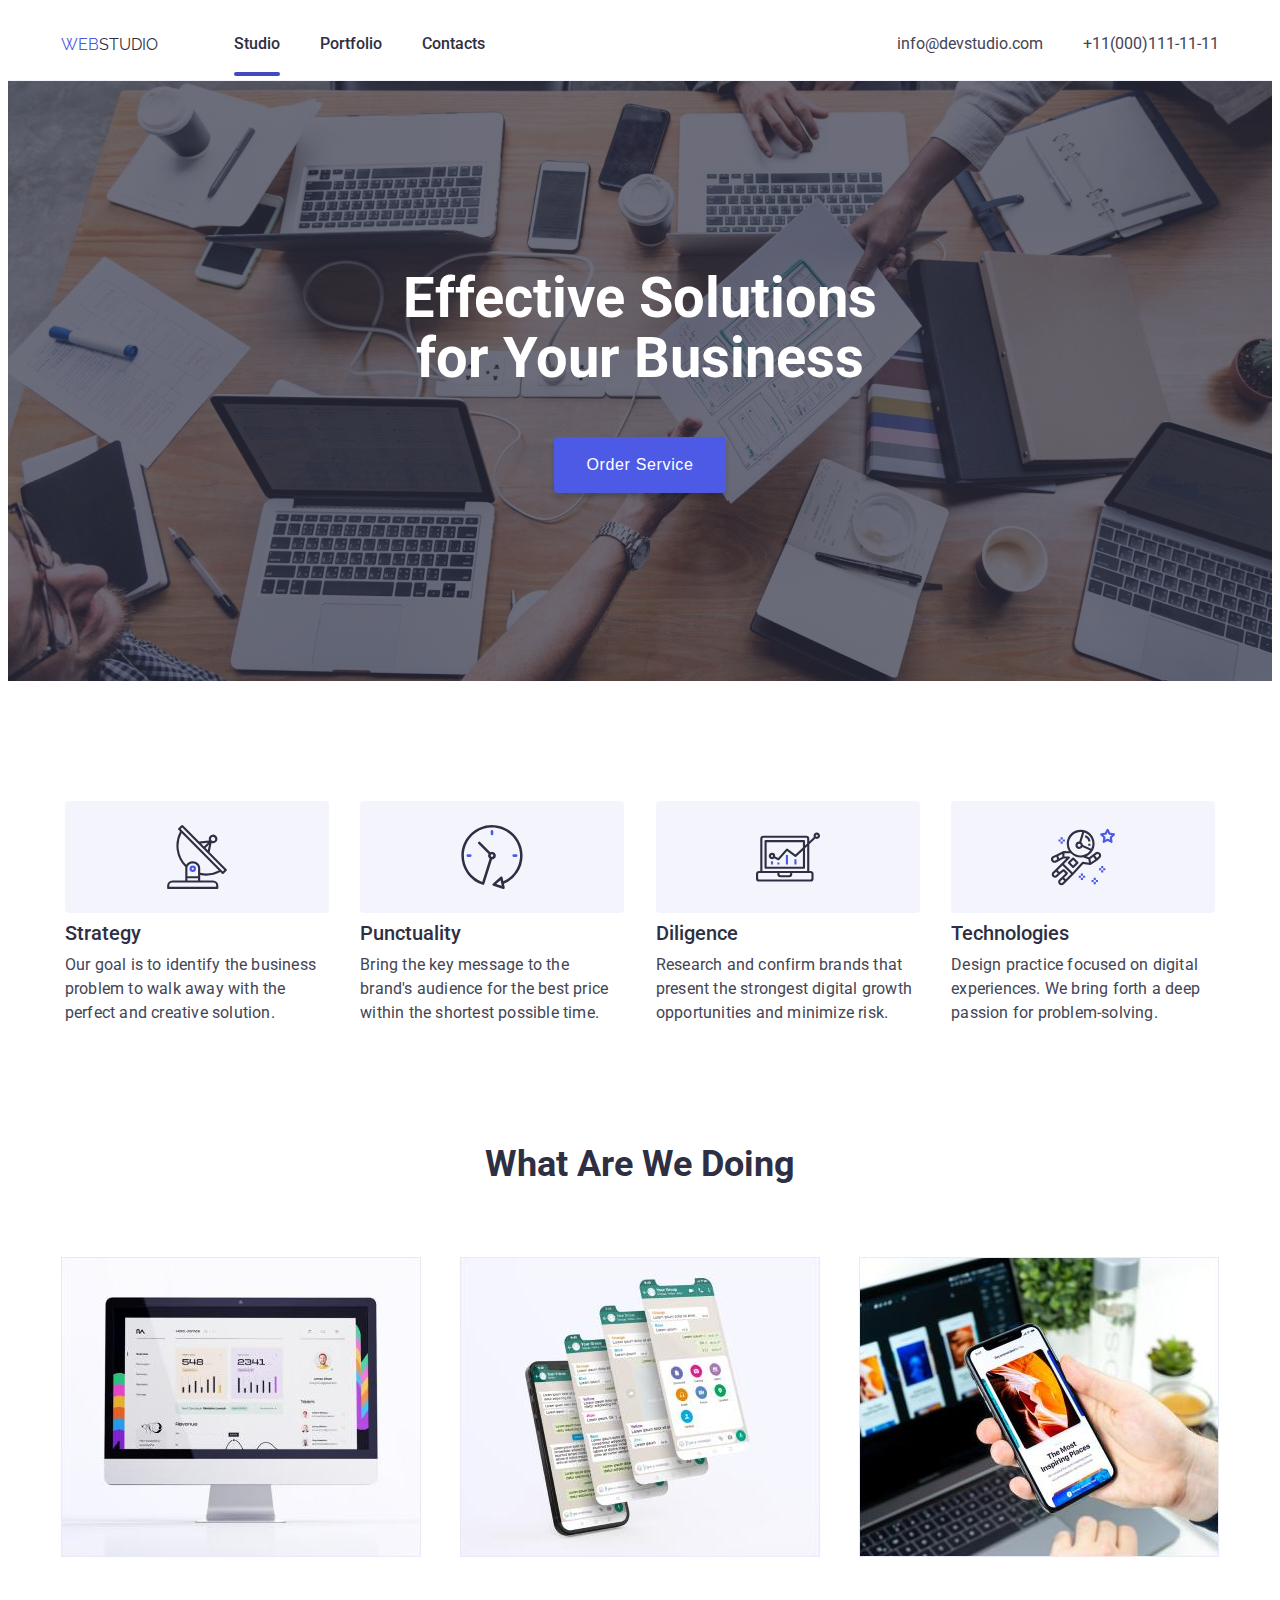
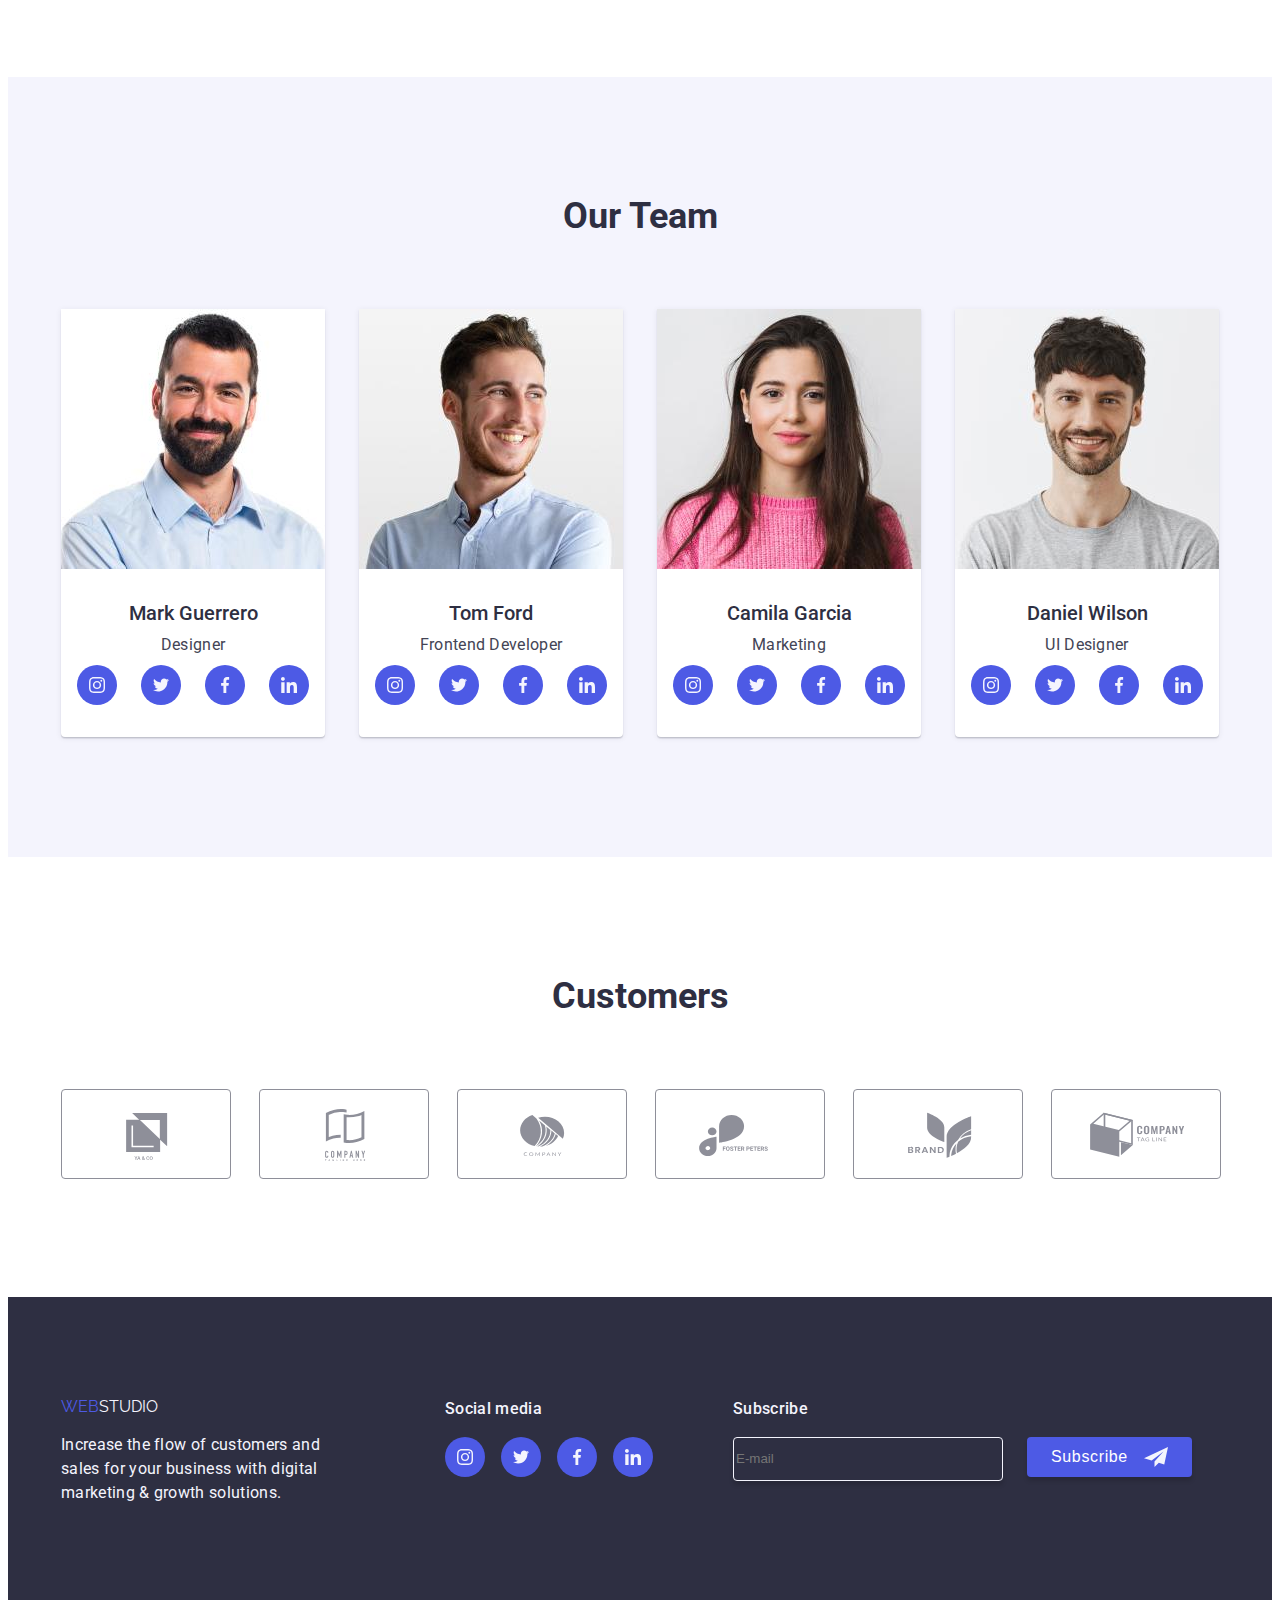
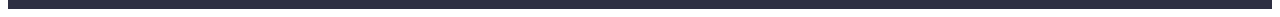
<file: index.html>
<!DOCTYPE html>
<html lang="en">
  <head>
    <meta charset="UTF-8" />
    <meta name="viewport" content="width=device-width, initial-scale=1.0" />
    <link
      rel="stylesheet"
      href="https://cdnjs.cloudflare.com/ajax/libs/modern-normalize/2.0.0/modern-normalize.css"
      integrity="sha512-gA2Bvu0/hw4oj0Lp8ZHjK+o3S4BE5m8d/wNVy6ktKLhHKPpWLQwv9ixzuWirWOakoJqlBdePq2NhoCaUOQ5npQ=="
      crossorigin="anonymous"
      referrerpolicy="no-referrer"
    />
    <link rel="stylesheet" href="./css/styles.css" />
    <title>Studio</title>
  </head>
  <body>
    <header>
      <div class="header-wrapper container">
          <a class="company-logo" href="/webstudio"
            ><span>WEB</span><span class="logo-part-lightbg">STUDIO</span></a
          >
          <nav class="site-links">
            <a class="site-link-current" href="./index.html">Studio</a>
            <a href="./portfolio.html">Portfolio</a>
            <a href="contacts">Contacts</a>
          </nav>
          <ul class="contact-links">
            <li><a href="mailto:info@devstudio.com">info@devstudio.com</a></li>
            <li><a href="tel:+11(000)111-11-11">+11(000)111-11-11</a></li>
          </ul>        
      </div>
    </header>    
      <main>
        <section class="main-title-bg">
          <div class="container hero">
          <h1 class="main-title">Effective Solutions for Your Business</h1>
          <button class="order-button" type="button" data-modal-open>Order Service</button>
          </div>
          <div class="modal is-hidden" data-modal>
            <div class="modal-body">
              <button class="modal-close" data-modal-close>
                <svg class="close-icon">
                  <use href="./images/icons.svg#icon-close-button-icon"></use>
                </svg>
              </button>
              
            </div>
          </div>
        </section>        
          <ul class="features container">
            <li class="feature-title">
              <div class="icons-wrapper">
                <svg class="features-icon">
                  <use href="./images/icons.svg#icon-antenna" width="64" height="64" viewBox="0 0 64 64"></use>
                </svg>
              </div>                
              <span>Strategy</span>
              <p class="description">
                Our goal is to identify the business problem to walk away with
                the perfect and creative solution.
              </p>                       
            </li>
            <li class="feature-title">
              <div class="icons-wrapper">
                <svg class="features-icon">
                  <use href="./images/icons.svg#icon-clock" width="64" height="64" viewBox="0 0 64 64"></use>
                </svg>
              </div>
              <span>Punctuality</span>
              <p class="description">
                Bring the key message to the brand's audience for the best price
                within the shortest possible time.
              </p>
            </li>
            <li class="feature-title">
              <div class="icons-wrapper">
                <svg class="features-icon">
                  <use href="./images/icons.svg#icon-diagram" width="64" height="64" viewBox="0 0 64 64"></use>
                </svg>
              </div>
              <span>Diligence</span>
              <p class="description">
                Research and confirm brands that present the strongest digital
                growth opportunities and minimize risk.
              </p>
            </li>
            <li class="feature-title">
              <div class="icons-wrapper">
                <svg class="features-icon">
                  <use href="./images/icons.svg#icon-astronaut" width="64" height="64" viewBox="0 0 64 64"></use>
                </svg>
              </div>
              <span>Technologies</span>
              <p class="description">
                Design practice focused on digital experiences. We bring forth a
                deep passion for problem-solving.
              </p>
            </li>
          </ul>
        

        <div class="section">
          <section>
            <div class="container">
            <h2 class="titles">What Are We Doing</h2>
            <ul class="capabilities">
              <li>
                <img
                  src="images/img1.jpg"
                  alt="computer that displays the website"
                  width="360"
                  height="300"
                />
              </li>
              <li>
                <img
                  src="images/img2.jpg"
                  alt="phone with several application pages"
                  width="360"
                  height="300"
                />
              </li>
              <li>
                <img
                  src="images/img3.jpg"
                  alt="hand holding phone and laptop in the background"
                  width="360"
                  height="300"
                />
              </li>
            </ul>
            </div>
          </section>
        </div>

        <div class="section light-bg">
          <section class="our-team container">
            <h2 class="titles">Our Team</h2>
            <ul class="team">
              <li>
                <figure>
                  <img
                    src="images/team1.jpg"
                    alt="a man with short dark hair and a beard"
                    width="264"
                    height="260"
                  />
                  <figcaption>
                    <p class="team-names">Mark Guerrero</p>
                    <span class="description"> Designer</span>
                    <div>
                      <ul class="sm-list">
                        <li class="circle">
                          <svg>
                            <use href="./images/icons.svg#icon-instagram" width="16" height="16" wievBox="0 0 16 16"></use>
                          </svg>
                        </li>
                        <li class="circle">
                          <svg>
                            <use href="./images/icons.svg#icon-twitter" width="16" height="16" wievBox="0 0 16 16"></use>
                          </svg>
                        </li>
                        <li class="circle">
                          <svg>
                            <use href="./images/icons.svg#icon-facebook" width="16" height="16" wievBox="0 0 16 16"></use>
                          </svg>
                        </li>
                        <li class="circle">
                          <svg>
                            <use href="./images/icons.svg#icon-linkedin" width="16" height="16" wievBox="0 0 16 16"></use>
                          </svg>
                        </li>
                      </ul>
                    </div>
                  </figcaption>
                </figure>
              </li>

              <li>
                <figure>
                  <img
                    src="images/team2.jpg"
                    alt="smiling young man with light stubble"
                    width="264"
                    height="260"
                  />
                  <figcaption>
                    <p class="team-names">Tom Ford</p>
                    <span class="description">Frontend Developer</span>
                    <div>
                      <ul class="sm-list">
                        <li class="circle">
                          <svg>
                            <use href="./images/icons.svg#icon-instagram" width="16" height="16" wievBox="0 0 16 16"></use>
                          </svg>
                        </li>
                        <li class="circle">
                          <svg>
                            <use href="./images/icons.svg#icon-twitter" width="16" height="16" wievBox="0 0 16 16"></use>
                          </svg>
                        </li>
                        <li class="circle">
                          <svg>
                            <use href="./images/icons.svg#icon-facebook" width="16" height="16" wievBox="0 0 16 16"></use>
                          </svg>
                        </li>
                        <li class="circle">
                          <svg>
                            <use href="./images/icons.svg#icon-linkedin" width="16" height="16" wievBox="0 0 16 16"></use>
                          </svg>
                        </li>
                      </ul>
                    </div>
                  </figcaption>
                </figure>
              </li>

              <li>
                <figure>
                  <img
                    src="images/team3.jpg"
                    alt="young woman with long dark hair"
                    width="264"
                    height="260"
                  />
                  <figcaption>
                    <p class="team-names">Camila Garcia</p>
                    <span class="description">Marketing</span>
                    <div>
                      <ul class="sm-list">
                        <li class="circle">
                          <svg>
                            <use href="./images/icons.svg#icon-instagram" width="16" height="16" wievBox="0 0 16 16"></use>
                          </svg>
                        </li>
                        <li class="circle">
                          <svg>
                            <use href="./images/icons.svg#icon-twitter" width="16" height="16" wievBox="0 0 16 16"></use>
                          </svg>
                        </li>
                        <li class="circle">
                          <svg>
                            <use href="./images/icons.svg#icon-facebook" width="16" height="16" wievBox="0 0 16 16"></use>
                          </svg>
                        </li>
                        <li class="circle">
                          <svg>
                            <use href="./images/icons.svg#icon-linkedin" width="16" height="16" wievBox="0 0 16 16"></use>
                          </svg>
                        </li>
                      </ul>
                    </div>
                  </figcaption>
                </figure>
              </li>

              <li>
                <figure>
                  <img
                    src="images/team4.jpg"
                    alt="a man with messy hair and short dark stubble"
                    width="264"
                    height="260"
                  />
                  <figcaption>
                    <p class="team-names">Daniel Wilson</p>
                    <span class="description">UI Designer</span>
                    <div>
                      <ul class="sm-list">
                        <li class="circle">
                          <svg>
                            <use href="./images/icons.svg#icon-instagram" width="16" height="16" wievBox="0 0 16 16"></use>
                          </svg>
                        </li>
                        <li class="circle">
                          <svg>
                            <use href="./images/icons.svg#icon-twitter" width="16" height="16" wievBox="0 0 16 16"></use>
                          </svg>
                        </li>
                        <li class="circle">
                          <svg>
                            <use href="./images/icons.svg#icon-facebook" width="16" height="16" wievBox="0 0 16 16"></use>
                          </svg>
                        </li>
                        <li class="circle">
                          <svg>
                            <use href="./images/icons.svg#icon-linkedin" width="16" height="16" wievBox="0 0 16 16"></use>
                          </svg>
                        </li>
                      </ul>
                    </div>
                  </figcaption>
                </figure>
              </li>
            </ul>
          </section>
        </div>

        <div class="section">
          <section class="container">
            <h2 class="titles">Customers</h2>
          <ul class="customers-list">
            <li class="customers-list-element">
              <svg class="customers-icon" width="168" height="88" viewBox="0 0 168 88">
                <use href="./images/icons.svg#icon-Client-1"></use>
              </svg>
            </li>
            <li class="customers-list-element">
              <svg class="customers-icon" width="168" height="88" viewBox="0 0 168 88">
                <use href="./images/icons.svg#icon-Client-2"></use>
              </svg>
            </li>
            <li class="customers-list-element">
              <svg class="customers-icon" width="168" height="88" viewBox="0 0 168 88">
                <use href="./images/icons.svg#icon-Client-3"></use>
              </svg> 
            </li>
            <li class="customers-list-element">
              <svg class="customers-icon" width="168" height="88" viewBox="0 0 168 88">
                <use href="./images/icons.svg#icon-Client-4"></use>
              </svg>
            </li>
            <li class="customers-list-element">
              <svg class="customers-icon" width="168" height="88" viewBox="0 0 168 88">
                <use href="./images/icons.svg#icon-Client-5"></use>
              </svg >
            </li>
            <li class="customers-list-element">
              <svg class="customers-icon" width="168" height="88" viewBox="0 0 168 88">
                <use href="./images/icons.svg#icon-Client-6"></use>
              </svg>
            </li>
          </ul>
          </section>
        </div>
      </main>
    
      <footer>
        <div class="footer-bg">
          <div class="footer-wraper container">
            <div class="footer-logo">
            <a class="company-logo" href="webstudio"
            ><span>WEB</span><span class="logo-part-darkbg">STUDIO</span></a
            >
            <p class="footer-description">
            Increase the flow of customers and sales for your business with
            digital marketing & growth solutions.
            </p>
            </div>
            <div class="footer-sm-wrapper">
              <h4 class="sm-title">Social media</h4>
              <ul class="footer-sm-list">
                        <li class="circle">
                          <svg>
                            <use href="./images/icons.svg#icon-instagram" width="16" height="16" wievBox="0 0 16 16"></use>
                          </svg>
                        </li>
                        <li class="circle">
                          <svg>
                            <use href="./images/icons.svg#icon-twitter" width="16" height="16" wievBox="0 0 16 16"></use>
                          </svg>
                        </li>
                        <li class="circle">
                          <svg>
                            <use href="./images/icons.svg#icon-facebook" width="16" height="16" wievBox="0 0 16 16"></use>
                          </svg>
                        </li>
                        <li class="circle">
                          <svg>
                            <use href="./images/icons.svg#icon-linkedin" width="16" height="16" wievBox="0 0 16 16"></use>
                          </svg>
                        </li>
              </ul>
            </div> 
            <div>
              <form class="footer-form" action="#" autocomplete="on">
               <div class="form-wrapper">
                <label class="footer-form-label">
                Subscribe
                <input type="email" name="email" placeholder="E-mail" required>
                </div>
                <div class="subscribe-button-wrapper">
                <button class="subscribe-button " type="submit">
                  <span>Subscribe</span>
                  <svg width="24" height="24" wievBox="0 0 24 24">
                    <use href="./images/icons.svg#icon-Frame"></use>
                  </svg>
                </button>
                </div>
               </label> 
              </form>
            </div>
          </div>
        </div>
      </footer>
    </div>
    <script src="./js/modal.js"></script>
  </body>
</html>
</file>
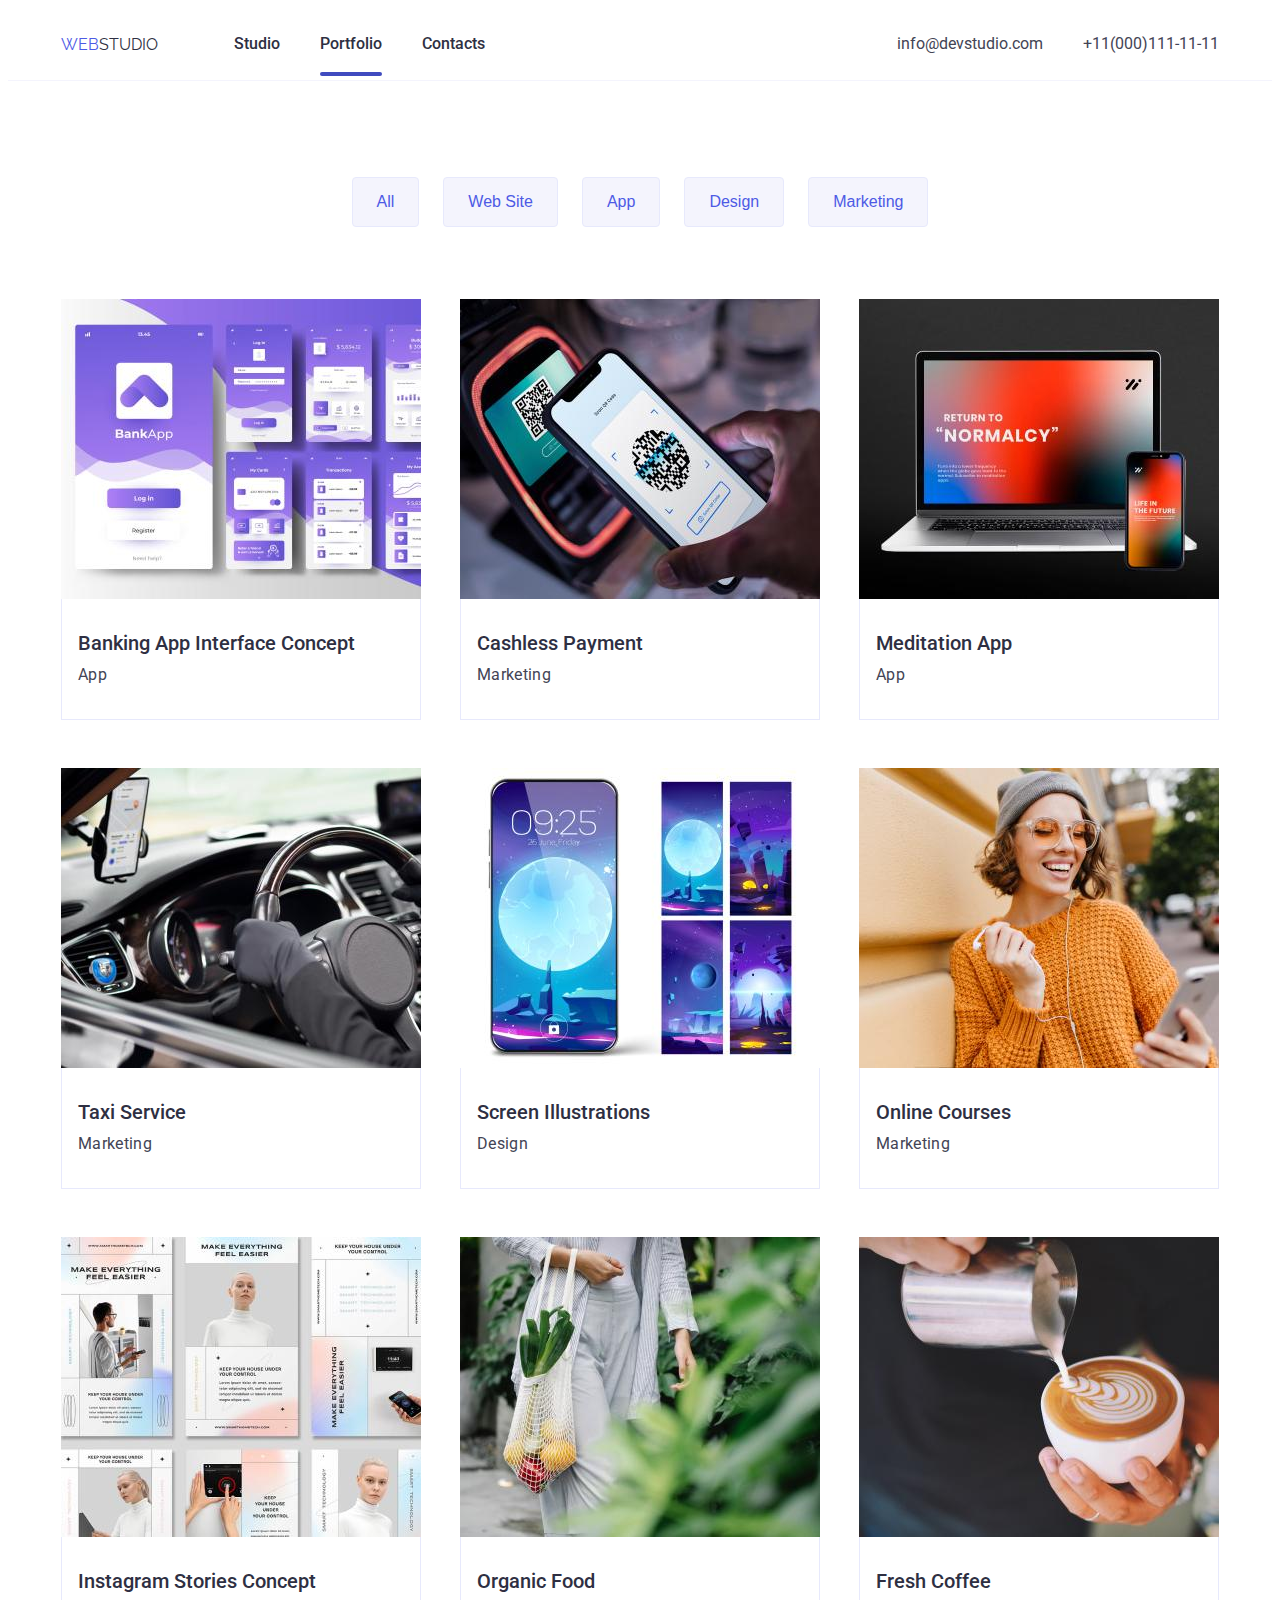
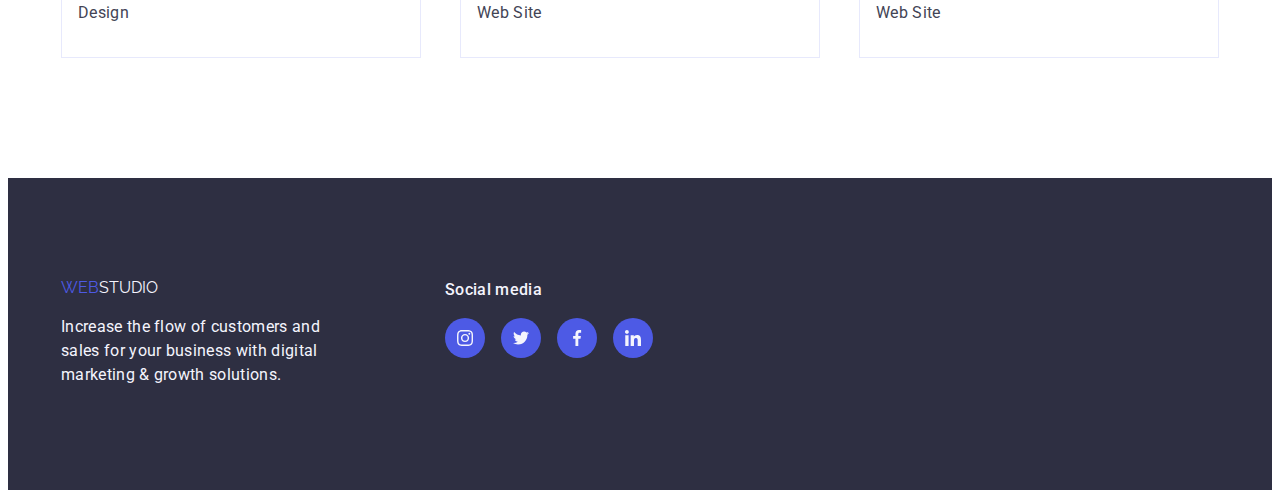
<file: portfolio.html>
<!DOCTYPE html>
<html lang="en">
  <head>
    <meta charset="UTF-8" />
    <meta name="viewport" content="width=device-width, initial-scale=1.0" />
    <link
      rel="stylesheet"
      href="https://cdnjs.cloudflare.com/ajax/libs/modern-normalize/2.0.0/modern-normalize.css"
      integrity="sha512-gA2Bvu0/hw4oj0Lp8ZHjK+o3S4BE5m8d/wNVy6ktKLhHKPpWLQwv9ixzuWirWOakoJqlBdePq2NhoCaUOQ5npQ=="
      crossorigin="anonymous"
      referrerpolicy="no-referrer"
    />
    <link rel="stylesheet" href="./css/styles.css" />
    <title>Portfolio</title>
  </head>
  <body>
    <header>
      <div class="header-wrapper container">
        <a class="company-logo" href="/webstudio"
          ><span>WEB</span><span class="logo-part-lightbg">STUDIO</span></a
        >
        <nav class="site-links">
          <a href="./index.html">Studio</a>
          <a class="site-link-current" href="./portfolio.html">Portfolio</a>
          <a href="contacts">Contacts</a>
        </nav>
        <ul class="contact-links">
          <li><a href="mailto:info@devstudio.com">info@devstudio.com</a></li>
          <li><a href="tel:+11(000)111-11-11">+11(000)111-11-11</a></li>
        </ul>
      </div>
    </header>
    <main>
      <div class="container">
        <ul class="filter-buttons">
          <li><button type="button">All</button></li>
          <li><button type="button">Web Site</button></li>
          <li><button type="button">App</button></li>
          <li><button type="button">Design</button></li>
          <li><button type="button">Marketing</button></li>
        </ul>
      </div>

      <div class="container">
        <ul class="cards">
          <li>
            <figure>
              <div class="card-wrapper">
              <img
                src="images/project-card1.jpg"
                alt="layout of phone app"
                width="360"
                height="300"
              />
              <div class="overlay description">
                  14 Stylish and User-Friendly App Design Concepts · Task Manager App · Calorie Tracker App · Exotic Fruit Ecommerce App · Cloud Storage App
              </div>
              </div>
              <figcaption>
                <p class="project-card-title">Banking App Interface Concept</p>
                <span class="project-card-description">App</span>
                
              </figcaption>
            </figure>
          </li>
          <li>
            <figure>
              <div class="card-wrapper">
              <img
                src="images/project-card2.jpg"
                alt="phone scanning qr code"
                width="360"
                height="300"
              />
              <div class="overlay description">
                  14 Stylish and User-Friendly App Design Concepts · Task Manager App · Calorie Tracker App · Exotic Fruit Ecommerce App · Cloud Storage App
              </div>
              </div>
              <figcaption>
                <p class="project-card-title">Cashless Payment</p>
                <span class="project-card-description">Marketing</span>
              </figcaption>
            </figure>
          </li>
          <li>
            <figure>
              <div class="card-wrapper">
              <img
                src="images/project-card3.jpg"
                alt="same site displayed on computer and phone"
                width="360"
                height="300"
              />
              <div class="overlay description">
                  14 Stylish and User-Friendly App Design Concepts · Task Manager App · Calorie Tracker App · Exotic Fruit Ecommerce App · Cloud Storage App
              </div>
              </div>
              <figcaption>
                <p class="project-card-title">Meditation App</p>
                <span class="project-card-description">App</span>
              </figcaption>
            </figure>
          </li>
          <li>
            <figure>
              <div class="card-wrapper">
              <img
                src="images/project-card4.jpg"
                alt="hand holding car steering wheel"
                width="360"
                height="300"
              />
              <div class="overlay description">
                  14 Stylish and User-Friendly App Design Concepts · Task Manager App · Calorie Tracker App · Exotic Fruit Ecommerce App · Cloud Storage App
              </div>
              </div>
              <figcaption>
                <p class="project-card-title">Taxi Service</p>
                <span class="project-card-description">Marketing</span>
              </figcaption>
            </figure>
          </li>
          <li>
            <figure>
              <div class="card-wrapper">
              <img
                src="images/project-card5.jpg"
                alt="different wallpapers for phone screen"
                width="360"
                height="300"
              />
              <div class="overlay description">
                  14 Stylish and User-Friendly App Design Concepts · Task Manager App · Calorie Tracker App · Exotic Fruit Ecommerce App · Cloud Storage App
              </div>
              </div>
              <figcaption>
                <p class="project-card-title">Screen Illustrations</p>
                <span class="project-card-description">Design</span>
              </figcaption>
            </figure>
          </li>
          <li>
            <figure>
              <div class="card-wrapper">
              <img
                src="images/project-card6.jpg"
                alt="girl with orange outfit listening to something from phone"
                width="360"
                height="300"
              />
              <div class="overlay description">
                  14 Stylish and User-Friendly App Design Concepts · Task Manager App · Calorie Tracker App · Exotic Fruit Ecommerce App · Cloud Storage App
              </div>
              </div>
              <figcaption>
                <p class="project-card-title">Online Courses</p>
                <span class="project-card-description">Marketing</span>
              </figcaption>
            </figure>
          </li>
          <li>
            <figure>
              <div class="card-wrapper">
              <img
                src="images/project-card7.jpg"
                alt="girl with orange outfit listening to something from phone"
                width="360"
                height="300"
              />
              <div class="overlay description">
                  14 Stylish and User-Friendly App Design Concepts · Task Manager App · Calorie Tracker App · Exotic Fruit Ecommerce App · Cloud Storage App
              </div>
              </div>
              <figcaption>
                <p class="project-card-title">Instagram Stories Concept</p>
                <span class="project-card-description">Design</span>
              </figcaption>
            </figure>
          </li>
          <li>
            <figure>
              <div class="card-wrapper">
              <img
                src="images/project-card8.jpg"
                alt="hand holding net with vegetables"
                width="360"
                height="300"
              />
              <div class="overlay description">
                  14 Stylish and User-Friendly App Design Concepts · Task Manager App · Calorie Tracker App · Exotic Fruit Ecommerce App · Cloud Storage App
              </div>
              </div>
              <figcaption>
                <p class="project-card-title">Organic Food</p>
                <span class="project-card-description">Web Site</span>
              </figcaption>
            </figure>
          </li>
          <li>
            <figure>
              <div class="card-wrapper">
              <img
                src="images/project-card9.jpg"
                alt="adding cream to coffee"
                width="360"
                height="300"
              />
              <div class="overlay description">
                  14 Stylish and User-Friendly App Design Concepts · Task Manager App · Calorie Tracker App · Exotic Fruit Ecommerce App · Cloud Storage App
              </div>
              </div>
              <figcaption>
                <p class="project-card-title">Fresh Coffee</p>
                <span class="project-card-description">Web Site</span>
              </figcaption>
            </figure>
          </li>
        </ul>
      </div>
    </main>
    
      <footer>
        <div class="footer-bg">
          <div class="footer-wraper container">
            <div class="footer-logo">
            <a class="company-logo" href="webstudio"
            ><span>WEB</span><span class="logo-part-darkbg">STUDIO</span></a
            >
            <p class="footer-description">
            Increase the flow of customers and sales for your business with
            digital marketing & growth solutions.
            </p>
            </div>
            <div class="footer-sm-wrapper">
              <h4 class="sm-title">Social media</h4>
              <ul class="footer-sm-list">
                        <li class="circle">
                          <svg>
                            <use href="./images/icons.svg#icon-instagram" width="16" height="16" wievBox="0 0 16 16"></use>
                          </svg>
                        </li>
                        <li class="circle">
                          <svg>
                            <use href="./images/icons.svg#icon-twitter" width="16" height="16" wievBox="0 0 16 16"></use>
                          </svg>
                        </li>
                        <li class="circle">
                          <svg>
                            <use href="./images/icons.svg#icon-facebook" width="16" height="16" wievBox="0 0 16 16"></use>
                          </svg>
                        </li>
                        <li class="circle">
                          <svg>
                            <use href="./images/icons.svg#icon-linkedin" width="16" height="16" wievBox="0 0 16 16"></use>
                          </svg>
                        </li>
              </ul>
            </div> 
          </div>
        </div>
      </footer>
    </div>
  </body>
</html>
</file>
<file: css/styles.css>
@import url("https://fonts.googleapis.com/css2?family=Raleway:wght@800&family=Roboto:wght@400;500;700;900&display=swap");

:root {
  --brand-color1: rgba(46, 47, 66, 1);
  --brand-color2: rgba(77, 90, 229, 1);
  --brand-color3: rgba(67, 68, 85, 1);
  --brand-color4: rgba(244, 244, 253, 1);
  --brand-color5: rgba(255, 255, 255, 1);
  --brand-color6: rgba(64, 75, 191, 1);
  --brand-color7: rgba(231, 233, 252, 1);
  --brand-color8: rgba(142, 143, 153, 1);
  --brand-color9: rgba(49, 208, 170, 1);
  --tr-function: cubic-bezier(0.4, 0, 0.2, 1);
  --tr-duration: 250ms;
  --transition: var(--tr-function) var(--tr-duration);
}

body {
  font-family: "Roboto", "sans-serif";
  color: var(--brand-color1);
}

button {
  border: none;
}

ul,
h1,
h2,
h3,
h4,
h5,
h6,
p {
  list-style-type: none;
  margin: 0;
  padding: 0;
  border: 0;
}

img {
  display: block;
}

.container {
  max-width: 1158px;
  padding-left: 15px;
  padding-right: 15px;
  margin: 0 auto;
}

.section {
  padding-top: 120px;
  padding-bottom: 120px;
}

.header-wrapper {
  display: flex;
  flex-wrap: wrap;
  height: 72px;

  background: var(--brand-color5);
}

header {
  border-bottom: 1px solid var(--brand-color4);
}

.company-logo {
  display: flex;
  flex-wrap: wrap;
  justify-content: flex-start;
  align-items: center;
  text-decoration: none;
  font-family: "raleway";
  margin-right: 76px;
  color: var(--brand-color2);
}

.logo-part-darkbg {
  color: var(--brand-color4);
}

.logo-part-lightbg {
  color: var(--brand-color1);
}

.site-links a {
  position: relative;
  text-decoration: none;
  font-size: 16px;
  font-weight: 500;
  line-height: 150%;
  color: var(--navyblue, #2e2f42);
}

.site-link-current::after {
  content: "";
  position: absolute;
  bottom: -20px;
  left: 0;
  width: 100%;
  height: 4px;
  background-color: var(--brand-color6);
  border-radius: 2px;
}

.site-links {
  display: flex;
  flex-wrap: wrap;
  justify-content: flex-start;
  align-items: center;
  gap: 40px;
}

.site-links a:hover,
.site-links a:focus {
  color: var(--brand-color6);

  transition: var(--transition);
}

.contact-links a {
  display: flex;
  flex-wrap: wrap;
  text-decoration: none;
  font-size: 16px;
  line-height: 150%;
  color: var(--slate, #434455);
}

.contact-links {
  display: flex;
  flex-wrap: wrap;
  margin-left: auto;
  align-items: center;
  gap: 40px;
}

.contact-links a:hover,
.contact-links a:focus {
  color: var(--brand-color6);
  transition: var(--transition);
}

.hero {
  display: flex;
  flex-wrap: wrap;
  flex-direction: column;
  align-content: center;
  padding-top: 188px;
  padding-bottom: 188px;
}
.main-title {
  color: var(--brand-color5);
  font-size: 56px;
  font-weight: 700;
  line-height: 107.143%;
  max-width: 496px;
  text-align: center;
}

.main-title-bg {
  background-color: var(--brand-color1);
  background-image: linear-gradient(
      rgba(46, 47, 66, 0.7),
      rgba(46, 47, 66, 0.7)
    ),
    url(../images/people-office.jpg);
  max-width: 1440px;
  height: 600px;
  margin: 0 auto;
}

.order-button {
  display: flex;
  align-self: center;
  color: var(--brand-color5);
  background-color: var(--brand-color2);
  cursor: pointer;
  font-size: 16px;
  font-weight: 500;
  line-height: 150%;
  margin-top: 48px;
  padding: 16px 32px;
  border-radius: 4px;
  box-shadow: 0px 4px 4px 0px rgba(0, 0, 0, 0.15);
  letter-spacing: 0.64px;
  border-width: 0px;
}

.order-button:hover,
.order-button:focus {
  background-color: var(--brand-color6);
  border-radius: 4px;
  box-shadow: 0px 4px 4px 0px rgba(0, 0, 0, 0.15);
  transition: var(--transition);
}

.modal {
  position: fixed;
  top: 0;
  left: 0;
  width: 100%;
  height: 100%;
  background-color: rgba(46, 47, 66, 0.4);
  pointer-events: all;
  visibility: visible;
  transition: opacity 250ms;
}

.is-hidden {
  pointer-events: none;
  visibility: hidden;
  opacity: 0;
}

.modal-body {
  position: relative;
  max-width: 408px;
  min-height: 584px;
  margin: auto;
  margin-top: 80px;
  background-color: rgba(252, 252, 252, 1);
  border-radius: 4px;
  box-shadow: 0px 2px 1px 0px rgba(0, 0, 0, 0.2),
    0px 1px 3px 0px rgba(0, 0, 0, 0.12), 0px 1px 1px 0px rgba(0, 0, 0, 0.14);
}

.modal-close {
  position: absolute;
  inset: 24px 24px auto auto;
  width: 24px;
  height: 24px;
  border-radius: 50%;
  background-color: var(--brand-color7);
  stroke-width: 1px;
  stroke: rgba(0, 0, 0, 0.1);
  display: flex;
  align-items: center;
  justify-content: center;
  fill: var(--brand-color1);
}

.close-icon {
  height: 8px;
  width: 8px;
}

.modal-close:hover,
.modal-close:focus {
  background-color: var(--brand-color2);
  fill: var(--brand-color5);
  transition: var(--transition);
}

.order-service-form {
  display: flex;
  flex-direction: column;
}

.filter-buttons {
  display: flex;
  flex-wrap: wrap;
  gap: 24px;
  align-items: flex-start;
  justify-content: center;
  padding-top: 96px;
  padding-bottom: 72px;
}

.filter-buttons button {
  color: var(--brand-color2);
  background-color: var(--brand-color4);
  cursor: pointer;
  font-size: 16px;
  border: 1px solid var(--brand-color7);
  border-radius: 4px;
  padding: 12px 24px;
  font-weight: 500;
  line-height: 150%;
}

.filter-buttons button:focus,
.filter-buttons button:hover {
  color: var(--brand-color5);
  background-color: var(--brand-color6);
  box-shadow: 0px 2px 2px 0px rgba(0, 0, 0, 0.12),
    0px 2px 1px 0px rgba(0, 0, 0, 0.08), 0px 3px 1px 0px rgba(0, 0, 0, 0.1);
  transition: var(--transition);
}

.titles {
  text-align: center;
  font-size: 36px;
  font-weight: 700;
  line-height: 111.111%;
  margin-bottom: 72px;
}

.team-names,
.feature-title span,
.project-card-title {
  font-size: 20px;
  font-weight: 500;
  line-height: 120%;
}

.light-bg {
  background-color: var(--brand-color4);
}

.team {
  display: flex;
  flex-wrap: wrap;
  justify-content: space-between;
  text-align: center;
  row-gap: 24px;
}

.team figcaption {
  padding-top: 32px;
  padding-bottom: 32px;
}

.team figure {
  margin: 0;
  border-radius: 0px 0px 4px 4px;
  background: var(--white, #fff);
  box-shadow: 0px 2px 1px 0px rgba(46, 47, 66, 0.08),
    0px 1px 1px 0px rgba(46, 47, 66, 0.16),
    0px 1px 6px 0px rgba(46, 47, 66, 0.08);
}

.team-names {
  padding-bottom: 8px;
}

.description,
.project-card-description {
  color: var(--brand-color3);
  font-size: 16px;
  line-height: 150%;
  letter-spacing: 0.32px;
}
.features {
  gap: 24px;
  padding-top: 120px;
}
.features,
.feature-title p {
  display: flex;
  flex-wrap: wrap;
  justify-content: space-around;
}

.features p {
  padding-top: 8px;
  max-width: 264px;
  letter-spacing: 0.2px;
}

.features-icon {
  width: 64px;
  height: 64px;
}

.icons-wrapper {
  display: flex;
  justify-content: center;
  align-items: center;
  width: 264px;
  height: 112px;
  border-radius: 4px;
  background-color: var(--brand-color4);
  margin-bottom: 8px;
}

.capabilities {
  display: flex;
  flex-wrap: wrap;
  justify-content: space-between;
  margin: 0px;
  row-gap: 24px;
}

.customers-list {
  display: flex;
  flex-wrap: wrap;
  row-gap: 24px;
  justify-content: space-between;
}

.customers-list-element {
  display: block;
  width: 168px;
  height: 88px;
}

.customers-icon {
  fill: var(--brand-color8);
  border: 1px solid var(--brand-color8);
  border-radius: 4px;
}

.customers-list-element :hover,
.customers-list-element :focus {
  fill: var(--brand-color6);
  border: 1px solid var(--brand-color6);
  transition: var(--transition);
}

.footer-bg {
  background-color: var(--brand-color1);
  padding-left: 0;
  padding-right: 0px;
}

.footer-description {
  display: flex;
  max-width: 264px;
  margin-top: 17.5px;
  color: var(--brand-color4);
  line-height: 150%;
  letter-spacing: 0.32px;
}

.footer-wraper {
  display: flex;
  flex-wrap: wrap;
  justify-content: flex-start;
  background-color: var(--brand-color1);
}

.cards {
  display: flex;
  flex-wrap: wrap;
  margin: 0px;
  text-align: left;
  flex-shrink: 0;
  justify-content: space-between;
  row-gap: 48px;
  margin-bottom: 120px;
}

.cards li:hover,
.cards li:focus {
  box-shadow: 0px 2px 1px 0px rgba(46, 47, 66, 0.08),
    0px 1px 1px 0px rgba(46, 47, 66, 0.16),
    0px 1px 6px 0px rgba(46, 47, 66, 0.08);
  transition: var(--transition);
}

.cards figure {
  margin: 0;
}

.cards figcaption {
  padding: 32px 16px;
  border-bottom: 1px solid var(--brand-color7);
  border-left: 1px solid var(--brand-color7);
  border-right: 1px solid var(--brand-color7);
}

.project-card-title {
  margin-bottom: 8px;
}

.circle {
  display: flex;
  justify-content: center;
  align-items: center;
  width: 40px;
  height: 40px;
  border-radius: 50%;
  background-color: var(--brand-color2);
}

.circle:hover,
.circle:focus {
  background-color: var(--brand-color6);
  transition: var(--transition);
}

.circle svg {
  fill: var(--brand-color4);
  width: 16px;
  height: 16px;
}

.sm-list {
  display: flex;
  justify-content: center;
  gap: 24px;
  margin-top: 8px;
}

.footer-logo {
  margin-top: 100px;
}

.footer-sm-wrapper {
  margin-top: 100px;
  margin-left: 120px;
  margin-bottom: 132px;
}

.footer-sm-list {
  display: flex;
  flex-wrap: wrap;
  gap: 16px;
}

.footer-sm-list .circle:hover {
  background-color: var(--brand-color9);
  transition: var(--transition);
}

.sm-title,
.footer-form-label {
  color: var(--brand-color4);
  font-size: 16px;
  font-weight: 500;
  line-height: 150%;
  letter-spacing: 0.32px;
  padding-bottom: 16px;
}

.card-wrapper {
  position: relative;
  width: 360px;
  height: 300px;
  overflow: hidden;
}

.overlay {
  position: absolute;
  top: 0;
  left: 0;
  width: 100%;
  height: 300px;
  background-color: var(--brand-color2);
  color: var(--brand-color4);
  padding: 40px 32px 0 32px;

  transform: translatey(100%);
  transition: var(--transition);
}

.cards li:hover .overlay {
  transform: translatey(0);
}

.footer-form {
  display: flex;
  max-width: 264px;
}

.form-wrapper {
  display: flex;
  flex-wrap: wrap;
  flex-direction: column;
  margin-top: 100px;
  margin-left: 80px;
}

.footer-form-label input {
  display: flex;
  width: 264px;
  height: 40px;
  margin-top: 16px;
  background-color: var(--brand-color1);
  color: var(--brand-color4);
  border-radius: 4px;
  border: 1px solid var(--brand-color4);
  box-shadow: 0px 4px 4px 0px rgba(0, 0, 0, 0.15);
}

.subscribe-button {
  display: flex;
  align-self: center;
  color: var(--brand-color5);
  background-color: var(--brand-color2);
  cursor: pointer;
  font-size: 16px;
  font-weight: 500;
  line-height: 150%;
  padding: 8px 24px;
  border-radius: 4px;
  box-shadow: 0px 4px 4px 0px rgba(0, 0, 0, 0.15);
  letter-spacing: 0.64px;
  border-width: 0px;
  margin-top: 140px;
  margin-left: 24px;
}

.subscribe-button:hover,
.subscribe-button:focus {
  background-color: var(--brand-color9);
  transition: var(--transition);
}

.subscribe-button svg {
  fill: var(--brand-color4);
  margin-left: 16px;
}
</file>
